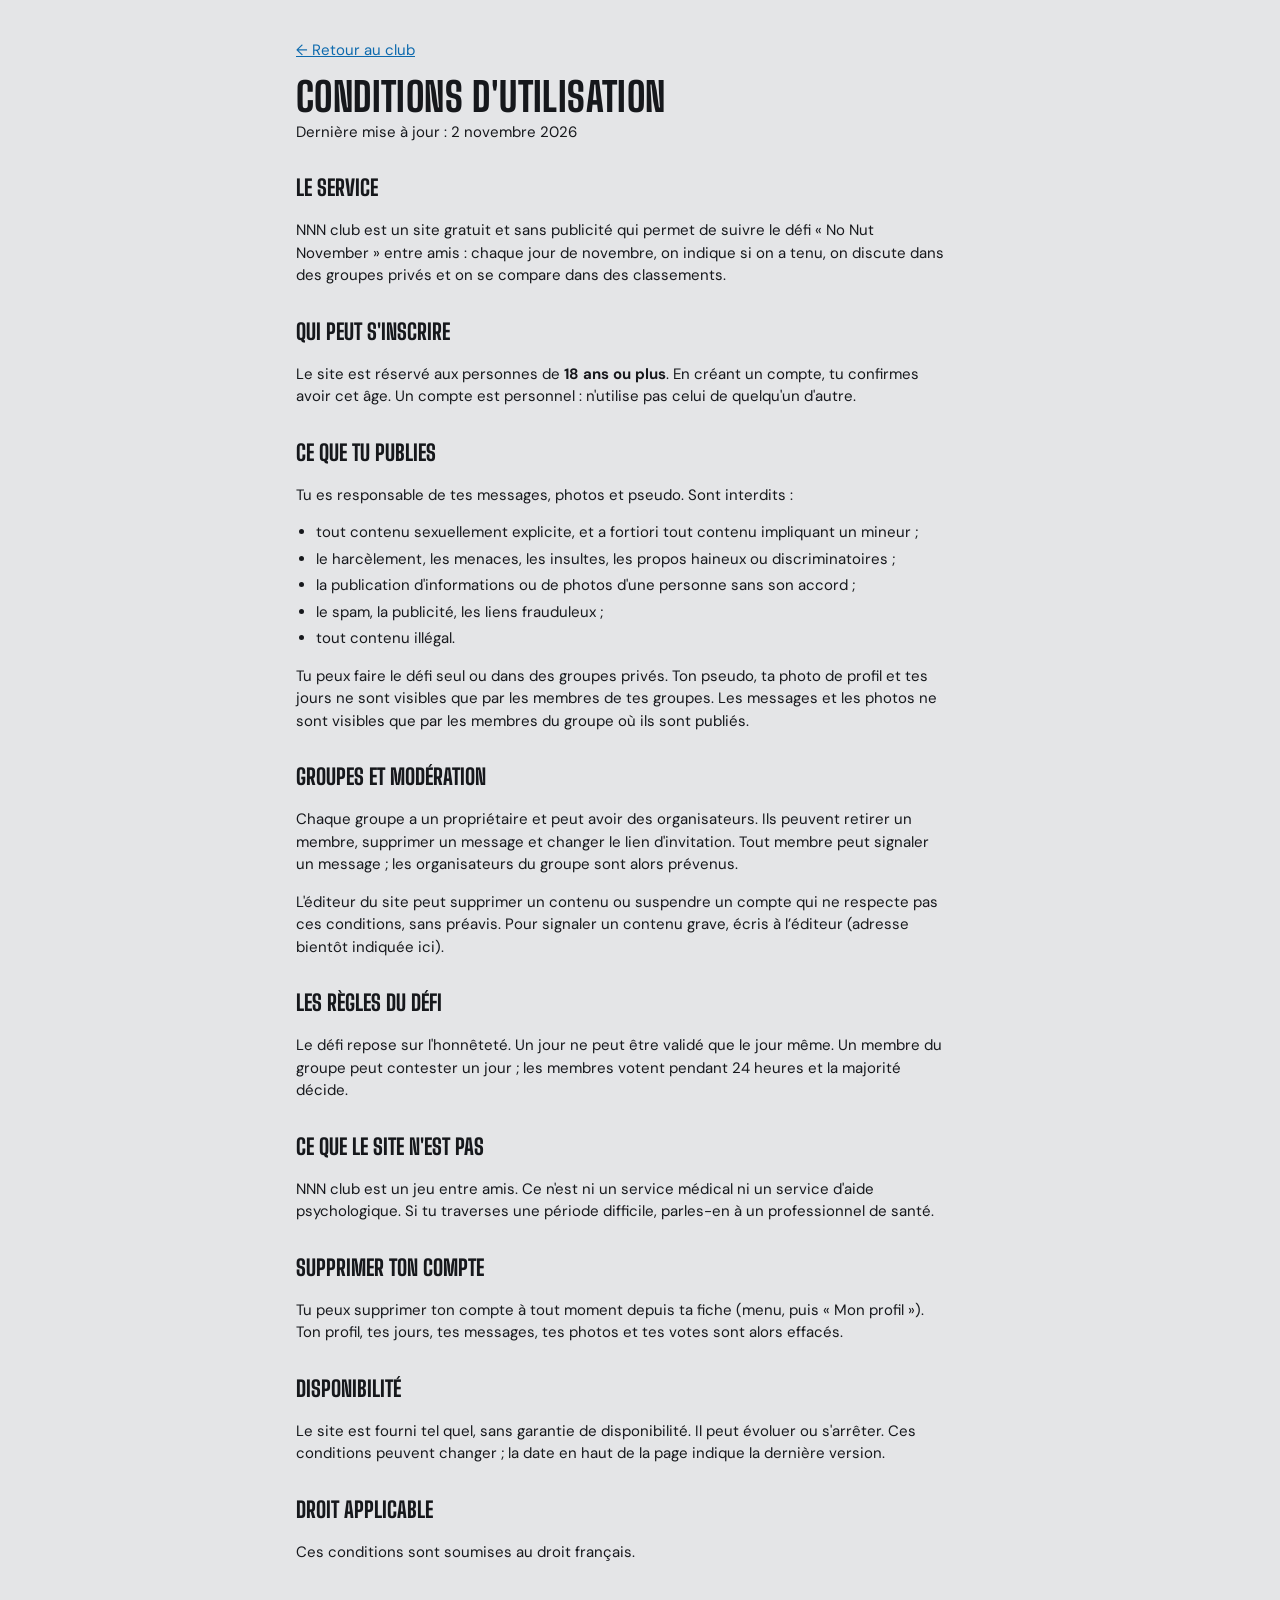
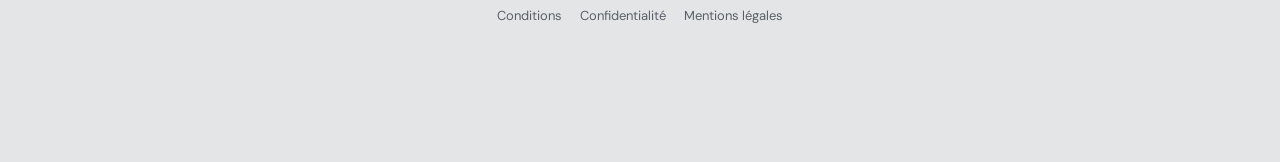
<file: conditions.html>
<!doctype html>
<html lang="fr">
<head>
<meta charset="utf-8">
<meta name="viewport" content="width=device-width,initial-scale=1">
<meta name="theme-color" content="#121417">
<title>Conditions d'utilisation · NNN club</title>
<link rel="preconnect" href="https://fonts.googleapis.com">
<link rel="preconnect" href="https://fonts.gstatic.com" crossorigin>
<link rel="stylesheet" href="https://fonts.googleapis.com/css2?family=Big+Shoulders+Display:wght@800&family=DM+Sans:opsz,wght@9..40,400;9..40,700&family=IBM+Plex+Mono:wght@600&display=swap">
<link rel="stylesheet" href="styles.css">
</head>
<body>
<main class="wrap legal">
<p><a href="/">← Retour au club</a></p>
<h1 class="h2 xl">Conditions d'utilisation</h1>
<p class="dim">Dernière mise à jour : 2 novembre 2026</p>

<h2>Le service</h2>
<p>NNN club est un site gratuit et sans publicité qui permet de suivre le défi « No Nut November » entre amis : chaque jour de novembre, on indique si on a tenu, on discute dans des groupes privés et on se compare dans des classements.</p>
<h2>Qui peut s'inscrire</h2>
<p>Le site est réservé aux personnes de <b>18 ans ou plus</b>. En créant un compte, tu confirmes avoir cet âge. Un compte est personnel : n'utilise pas celui de quelqu'un d'autre.</p>
<h2>Ce que tu publies</h2>
<p>Tu es responsable de tes messages, photos et pseudo. Sont interdits :</p>
<ul>
<li>tout contenu sexuellement explicite, et a fortiori tout contenu impliquant un mineur ;</li>
<li>le harcèlement, les menaces, les insultes, les propos haineux ou discriminatoires ;</li>
<li>la publication d'informations ou de photos d'une personne sans son accord ;</li>
<li>le spam, la publicité, les liens frauduleux ;</li>
<li>tout contenu illégal.</li>
</ul>
<p>Tu peux faire le défi seul ou dans des groupes privés. Ton pseudo, ta photo de profil et tes jours ne sont visibles que par les membres de tes groupes. Les messages et les photos ne sont visibles que par les membres du groupe où ils sont publiés.</p>
<h2>Groupes et modération</h2>
<p>Chaque groupe a un propriétaire et peut avoir des organisateurs. Ils peuvent retirer un membre, supprimer un message et changer le lien d'invitation. Tout membre peut signaler un message ; les organisateurs du groupe sont alors prévenus.</p>
<p>L'éditeur du site peut supprimer un contenu ou suspendre un compte qui ne respecte pas ces conditions, sans préavis. Pour signaler un contenu grave, écris à l’éditeur (adresse bientôt indiquée ici).</p>
<h2>Les règles du défi</h2>
<p>Le défi repose sur l'honnêteté. Un jour ne peut être validé que le jour même. Un membre du groupe peut contester un jour ; les membres votent pendant 24 heures et la majorité décide.</p>
<h2>Ce que le site n'est pas</h2>
<p>NNN club est un jeu entre amis. Ce n'est ni un service médical ni un service d'aide psychologique. Si tu traverses une période difficile, parles-en à un professionnel de santé.</p>
<h2>Supprimer ton compte</h2>
<p>Tu peux supprimer ton compte à tout moment depuis ta fiche (menu, puis « Mon profil »). Ton profil, tes jours, tes messages, tes photos et tes votes sont alors effacés.</p>
<h2>Disponibilité</h2>
<p>Le site est fourni tel quel, sans garantie de disponibilité. Il peut évoluer ou s'arrêter. Ces conditions peuvent changer ; la date en haut de la page indique la dernière version.</p>
<h2>Droit applicable</h2>
<p>Ces conditions sont soumises au droit français.</p>

<footer class="site-foot"><div class="wrap"><a href="conditions.html">Conditions</a><a href="confidentialite.html">Confidentialité</a><a href="mentions-legales.html">Mentions légales</a></div></footer>
</main>
</body>
</html>
</file>
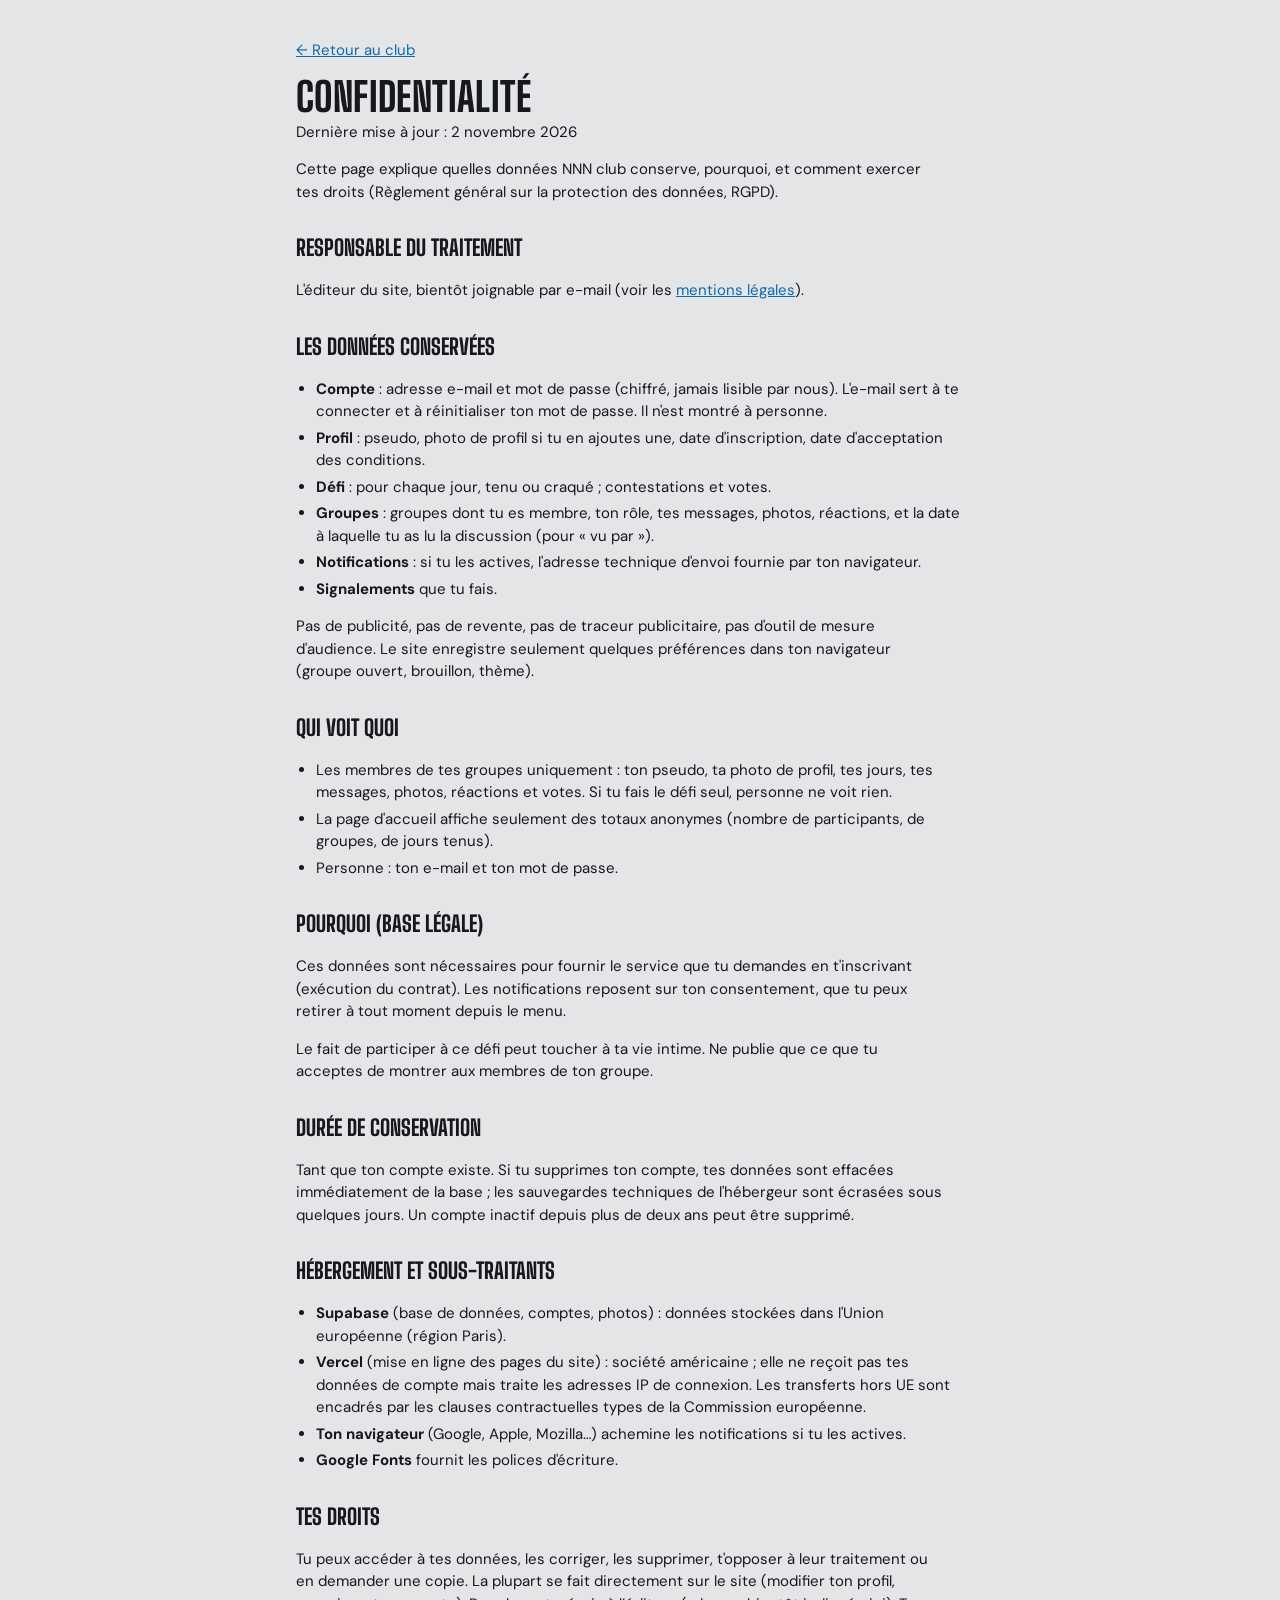
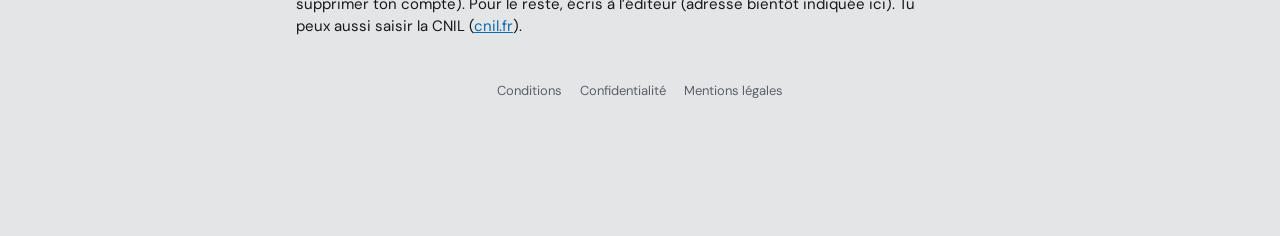
<file: confidentialite.html>
<!doctype html>
<html lang="fr">
<head>
<meta charset="utf-8">
<meta name="viewport" content="width=device-width,initial-scale=1">
<meta name="theme-color" content="#121417">
<title>Confidentialité · NNN club</title>
<link rel="preconnect" href="https://fonts.googleapis.com">
<link rel="preconnect" href="https://fonts.gstatic.com" crossorigin>
<link rel="stylesheet" href="https://fonts.googleapis.com/css2?family=Big+Shoulders+Display:wght@800&family=DM+Sans:opsz,wght@9..40,400;9..40,700&family=IBM+Plex+Mono:wght@600&display=swap">
<link rel="stylesheet" href="styles.css">
</head>
<body>
<main class="wrap legal">
<p><a href="/">← Retour au club</a></p>
<h1 class="h2 xl">Confidentialité</h1>
<p class="dim">Dernière mise à jour : 2 novembre 2026</p>

<p>Cette page explique quelles données NNN club conserve, pourquoi, et comment exercer tes droits (Règlement général sur la protection des données, RGPD).</p>
<h2>Responsable du traitement</h2>
<p>L'éditeur du site, bientôt joignable par e-mail (voir les <a href="mentions-legales.html">mentions légales</a>).</p>
<h2>Les données conservées</h2>
<ul>
<li><b>Compte</b> : adresse e-mail et mot de passe (chiffré, jamais lisible par nous). L'e-mail sert à te connecter et à réinitialiser ton mot de passe. Il n'est montré à personne.</li>
<li><b>Profil</b> : pseudo, photo de profil si tu en ajoutes une, date d'inscription, date d'acceptation des conditions.</li>
<li><b>Défi</b> : pour chaque jour, tenu ou craqué ; contestations et votes.</li>
<li><b>Groupes</b> : groupes dont tu es membre, ton rôle, tes messages, photos, réactions, et la date à laquelle tu as lu la discussion (pour « vu par »).</li>
<li><b>Notifications</b> : si tu les actives, l'adresse technique d'envoi fournie par ton navigateur.</li>
<li><b>Signalements</b> que tu fais.</li>
</ul>
<p>Pas de publicité, pas de revente, pas de traceur publicitaire, pas d'outil de mesure d'audience. Le site enregistre seulement quelques préférences dans ton navigateur (groupe ouvert, brouillon, thème).</p>
<h2>Qui voit quoi</h2>
<ul>
<li>Les membres de tes groupes uniquement : ton pseudo, ta photo de profil, tes jours, tes messages, photos, réactions et votes. Si tu fais le défi seul, personne ne voit rien.</li>
<li>La page d'accueil affiche seulement des totaux anonymes (nombre de participants, de groupes, de jours tenus).</li>
<li>Personne : ton e-mail et ton mot de passe.</li>
</ul>
<h2>Pourquoi (base légale)</h2>
<p>Ces données sont nécessaires pour fournir le service que tu demandes en t'inscrivant (exécution du contrat). Les notifications reposent sur ton consentement, que tu peux retirer à tout moment depuis le menu.</p>
<p>Le fait de participer à ce défi peut toucher à ta vie intime. Ne publie que ce que tu acceptes de montrer aux membres de ton groupe.</p>
<h2>Durée de conservation</h2>
<p>Tant que ton compte existe. Si tu supprimes ton compte, tes données sont effacées immédiatement de la base ; les sauvegardes techniques de l'hébergeur sont écrasées sous quelques jours. Un compte inactif depuis plus de deux ans peut être supprimé.</p>
<h2>Hébergement et sous-traitants</h2>
<ul>
<li><b>Supabase</b> (base de données, comptes, photos) : données stockées dans l'Union européenne (région Paris).</li>
<li><b>Vercel</b> (mise en ligne des pages du site) : société américaine ; elle ne reçoit pas tes données de compte mais traite les adresses IP de connexion. Les transferts hors UE sont encadrés par les clauses contractuelles types de la Commission européenne.</li>
<li><b>Ton navigateur</b> (Google, Apple, Mozilla…) achemine les notifications si tu les actives.</li>
<li><b>Google Fonts</b> fournit les polices d'écriture.</li>
</ul>
<h2>Tes droits</h2>
<p>Tu peux accéder à tes données, les corriger, les supprimer, t'opposer à leur traitement ou en demander une copie. La plupart se fait directement sur le site (modifier ton profil, supprimer ton compte). Pour le reste, écris à l’éditeur (adresse bientôt indiquée ici). Tu peux aussi saisir la CNIL (<a href="https://www.cnil.fr" rel="noopener">cnil.fr</a>).</p>

<footer class="site-foot"><div class="wrap"><a href="conditions.html">Conditions</a><a href="confidentialite.html">Confidentialité</a><a href="mentions-legales.html">Mentions légales</a></div></footer>
</main>
</body>
</html>
</file>
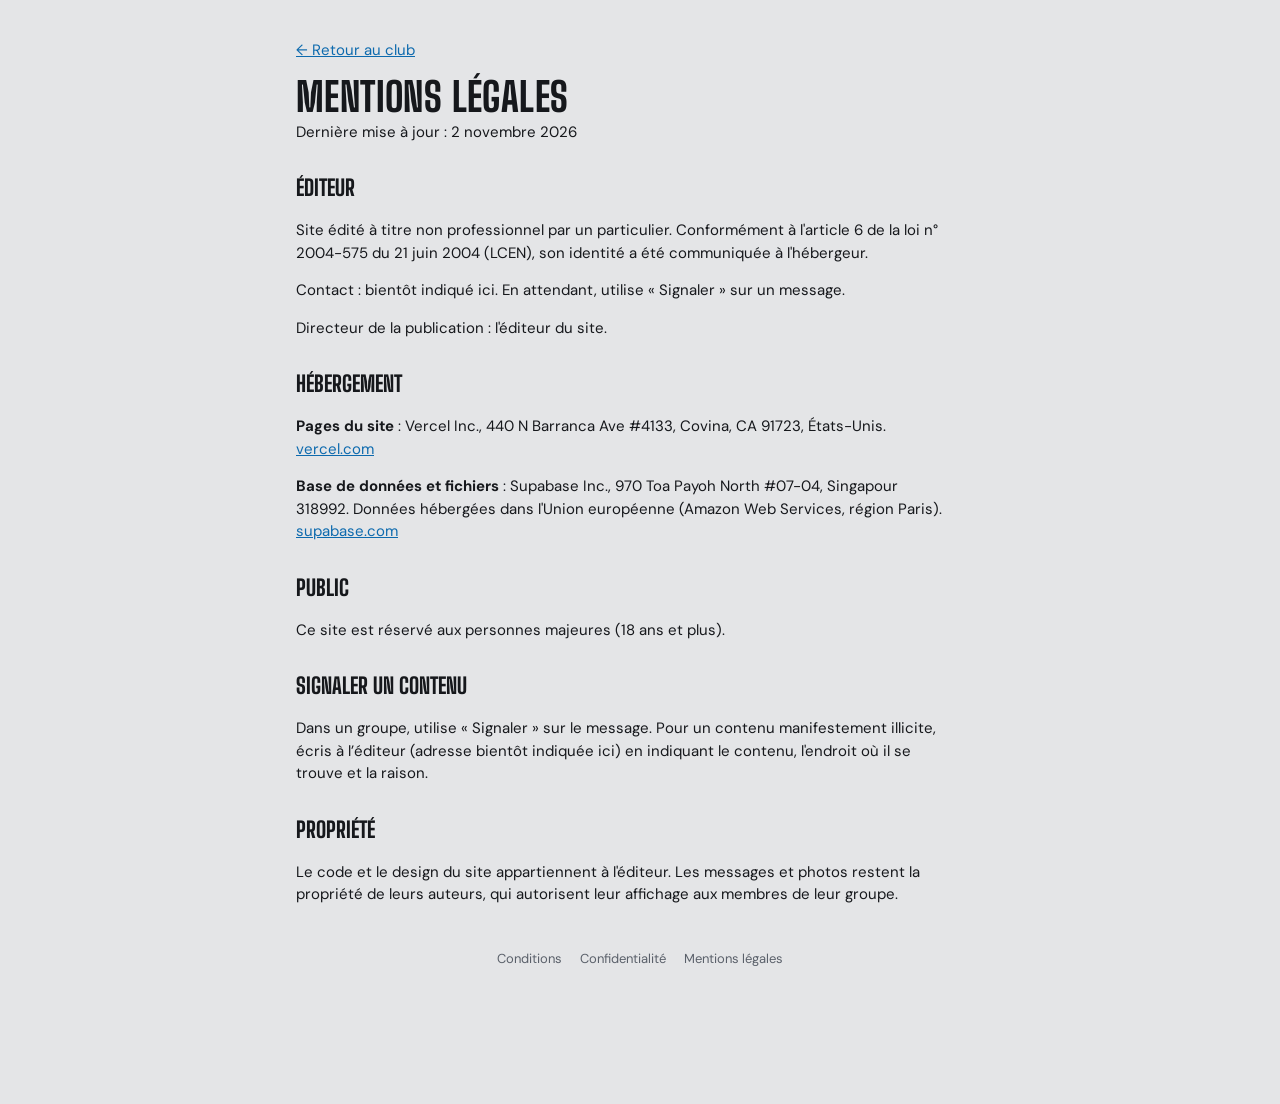
<file: mentions-legales.html>
<!doctype html>
<html lang="fr">
<head>
<meta charset="utf-8">
<meta name="viewport" content="width=device-width,initial-scale=1">
<meta name="theme-color" content="#121417">
<title>Mentions légales · NNN club</title>
<link rel="preconnect" href="https://fonts.googleapis.com">
<link rel="preconnect" href="https://fonts.gstatic.com" crossorigin>
<link rel="stylesheet" href="https://fonts.googleapis.com/css2?family=Big+Shoulders+Display:wght@800&family=DM+Sans:opsz,wght@9..40,400;9..40,700&family=IBM+Plex+Mono:wght@600&display=swap">
<link rel="stylesheet" href="styles.css">
</head>
<body>
<main class="wrap legal">
<p><a href="/">← Retour au club</a></p>
<h1 class="h2 xl">Mentions légales</h1>
<p class="dim">Dernière mise à jour : 2 novembre 2026</p>

<h2>Éditeur</h2>
<p>Site édité à titre non professionnel par un particulier. Conformément à l'article 6 de la loi n° 2004-575 du 21 juin 2004 (LCEN), son identité a été communiquée à l'hébergeur.</p>
<p>Contact : bientôt indiqué ici. En attendant, utilise « Signaler » sur un message.</p>
<p>Directeur de la publication : l'éditeur du site.</p>
<h2>Hébergement</h2>
<p><b>Pages du site</b> : Vercel Inc., 440 N Barranca Ave #4133, Covina, CA 91723, États-Unis. <a href="https://vercel.com" rel="noopener">vercel.com</a></p>
<p><b>Base de données et fichiers</b> : Supabase Inc., 970 Toa Payoh North #07-04, Singapour 318992. Données hébergées dans l'Union européenne (Amazon Web Services, région Paris). <a href="https://supabase.com" rel="noopener">supabase.com</a></p>
<h2>Public</h2>
<p>Ce site est réservé aux personnes majeures (18 ans et plus).</p>
<h2>Signaler un contenu</h2>
<p>Dans un groupe, utilise « Signaler » sur le message. Pour un contenu manifestement illicite, écris à l’éditeur (adresse bientôt indiquée ici) en indiquant le contenu, l'endroit où il se trouve et la raison.</p>
<h2>Propriété</h2>
<p>Le code et le design du site appartiennent à l'éditeur. Les messages et photos restent la propriété de leurs auteurs, qui autorisent leur affichage aux membres de leur groupe.</p>

<footer class="site-foot"><div class="wrap"><a href="conditions.html">Conditions</a><a href="confidentialite.html">Confidentialité</a><a href="mentions-legales.html">Mentions légales</a></div></footer>
</main>
</body>
</html>
</file>
<file: styles.css>
/* Direction : un mur de cellule. Ardoise et craie, bâtons groupés par cinq,
   affiche de salle de boxe pour les titres, tampon au marqueur pour valider. */
:root{
  --bg:#121417; --panel:#1a1d22; --panel-2:#23272e; --chalk:#eceae4; --dim:#8f949e; --rule:#2d3139;
  --ice:#8fd3ff; --ice-ink:#08151e; --ice-soft:rgba(143,211,255,.12);
  --red:#ff5a4e; --red-soft:rgba(255,90,78,.14); --green:#7ee0a1; --green-soft:rgba(126,224,161,.13);
  --gold:#f2c14e; --gold-soft:rgba(242,193,78,.14); --av-l:42%;
  --grain-op:.07;
  --f-display:"Big Shoulders Display","Impact","Arial Narrow",sans-serif;
  --f-body:"DM Sans",system-ui,-apple-system,"Segoe UI",sans-serif;
  --f-mono:"IBM Plex Mono",ui-monospace,Menlo,monospace;
  --f-marker:"Permanent Marker","Comic Sans MS",cursive;
  --r:16px;
  color-scheme:dark;
}
@media (prefers-color-scheme:light){:root{
  --bg:#e4e5e7; --panel:#f5f5f3; --panel-2:#e9eaec; --chalk:#16181c; --dim:#5a606a; --rule:#cfd2d7;
  --ice:#0d6aae; --ice-ink:#ffffff; --ice-soft:rgba(13,106,174,.10);
  --red:#cc3328; --red-soft:rgba(204,51,40,.10); --green:#17834a; --green-soft:rgba(23,131,74,.10);
  --gold:#a06b00; --gold-soft:rgba(160,107,0,.12); --av-l:58%;
  --grain-op:.05;
  color-scheme:light;
}}

*{box-sizing:border-box}
html{-webkit-text-size-adjust:100%}
body{margin:0;background:var(--bg);color:var(--chalk);font-family:var(--f-body);font-size:15px;line-height:1.5;min-height:100vh;
  padding-top:env(safe-area-inset-top,0px)}
body::before{content:"";position:fixed;inset:0 0 auto;height:env(safe-area-inset-top,0px);z-index:30;background:var(--bg)}
.grain{position:fixed;inset:0;pointer-events:none;z-index:0;opacity:var(--grain-op);
  background-image:url("data:image/svg+xml,%3Csvg xmlns='http://www.w3.org/2000/svg' width='160' height='160'%3E%3Cfilter id='n'%3E%3CfeTurbulence type='fractalNoise' baseFrequency='.9' numOctaves='2' stitchTiles='stitch'/%3E%3C/filter%3E%3Crect width='100%25' height='100%25' filter='url(%23n)'/%3E%3C/svg%3E")}
img{max-width:100%}
[hidden]{display:none!important}
button{font:inherit;color:inherit;cursor:pointer}
:focus-visible{outline:2px solid var(--ice);outline-offset:2px}
.wrap{position:relative;z-index:1;max-width:680px;margin:0 auto;
  padding-left:max(16px,env(safe-area-inset-left,0px));padding-right:max(16px,env(safe-area-inset-right,0px))}
.stack{display:flex;flex-direction:column;gap:18px}
.stack-s{display:flex;flex-direction:column;gap:12px}
.row-between{display:flex;justify-content:space-between;align-items:center;gap:12px;flex-wrap:wrap}
.dim{color:var(--dim);margin:0}
.mono{font-family:var(--f-mono);font-size:12px}
.kicker{margin:0;font-family:var(--f-mono);font-size:11px;font-weight:600;letter-spacing:.14em;text-transform:uppercase;color:var(--dim)}
.h2{margin:0;font-family:var(--f-display);font-weight:800;font-size:28px;line-height:1;text-transform:uppercase;letter-spacing:.01em;text-wrap:balance}
.h2.xl{font-size:40px}
.tag{font-family:var(--f-mono);font-size:11px;font-weight:600;letter-spacing:.06em;text-transform:uppercase;padding:4px 9px;border-radius:6px;border:1px solid var(--rule);color:var(--dim)}
.tag.ok{border-color:transparent;background:var(--green-soft);color:var(--green)}
.tag.bad{border-color:transparent;background:var(--red-soft);color:var(--red)}

/* ---------- header ---------- */
header.top{position:sticky;top:env(safe-area-inset-top,0px);z-index:20;background:color-mix(in srgb,var(--bg) 88%,transparent);backdrop-filter:blur(10px);-webkit-backdrop-filter:blur(10px);border-bottom:1px solid var(--rule)}
.top-in{display:flex;align-items:center;gap:12px;padding-block:10px}
.brand{display:flex;align-items:center;gap:8px;color:var(--chalk);text-decoration:none}
.brand svg{width:34px;height:20px}
.brand .slash{stroke:var(--ice)}
.brand span{font-family:var(--f-display);font-weight:900;font-size:24px;letter-spacing:.02em;line-height:1}
.brand em{font-style:normal;font-family:var(--f-marker);font-weight:400;font-size:16px;color:var(--ice);margin-left:4px;letter-spacing:0}
.daypill{margin-left:auto;font-family:var(--f-mono);font-size:12px;font-weight:600;padding:5px 10px;border-radius:99px;background:var(--ice-soft);color:var(--ice);white-space:nowrap}
.me{background:none;border:0;padding:0;border-radius:50%}
.menu{position:absolute;right:max(16px,env(safe-area-inset-right,0px));top:calc(100% + 6px);background:var(--panel);border:1px solid var(--rule);border-radius:12px;padding:8px;min-width:190px;box-shadow:0 12px 30px rgba(0,0,0,.35);display:flex;flex-direction:column;gap:4px}
.menu-name{padding:6px 10px;font-weight:700;overflow:hidden;text-overflow:ellipsis}
.menu button{text-align:left;background:none;border:0;padding:8px 10px;border-radius:8px;color:var(--red);font-weight:600}
.menu button:hover{background:var(--panel-2)}

.avatar{--h:200;width:36px;height:36px;border-radius:50%;flex:none;display:inline-flex;align-items:center;justify-content:center;
  background:hsl(var(--h) 45% var(--av-l));color:#fff;font-family:var(--f-display);font-weight:800;font-size:16px;letter-spacing:.02em;text-transform:uppercase}
.avatar.sm{width:28px;height:28px;font-size:13px}
.avatar.xl{width:54px;height:54px;font-size:24px}

main{padding-block:18px calc(96px + env(safe-area-inset-bottom,0px))}

/* ---------- panels, buttons, fields ---------- */
.panel{background:var(--panel);border:1px solid var(--rule);border-radius:var(--r);padding:18px}
.btn{border:0;border-radius:12px;padding:11px 18px;font-weight:700;font-size:15px;background:var(--ice);color:var(--ice-ink);transition:transform .12s ease,opacity .12s}
.btn:active{transform:scale(.98)}
.btn:disabled{opacity:.35;cursor:not-allowed;transform:none}
.btn.big{width:100%;padding:16px 18px;font-family:var(--f-display);font-weight:800;font-size:22px;letter-spacing:.04em;text-transform:uppercase}
.btn.ghost{background:transparent;border:1px solid var(--rule);color:var(--dim)}
.btn.danger{background:var(--red);color:#fff}
.btn.sel{background:var(--chalk);color:var(--bg);border-color:var(--chalk)}
.field{display:flex;flex-direction:column;gap:6px}
.field span{font-family:var(--f-mono);font-size:11px;font-weight:600;letter-spacing:.1em;text-transform:uppercase;color:var(--dim)}
input[type=text],input[type=email],input[type=password],textarea{width:100%;border:1px solid var(--rule);background:var(--bg);color:var(--chalk);border-radius:10px;padding:12px;font:inherit;font-size:16px;resize:vertical}
input::placeholder,textarea::placeholder{color:var(--dim);opacity:.8}
.form-msg{margin:0;min-height:1.2em;font-size:14px;color:var(--red)}
.form-msg.ok{color:var(--green)}
.banner{padding:12px 14px;border-radius:12px;background:var(--gold-soft);border:1px solid var(--gold);font-size:14px}
.banner b{color:var(--gold)}

/* ---------- auth poster ---------- */
.poster{position:relative;padding:28px 4px 8px;overflow:hidden}
.poster-title{margin:10px 0 12px;font-family:var(--f-display);font-weight:900;font-size:clamp(64px,19vw,120px);line-height:.86;text-transform:uppercase;letter-spacing:-.01em}
.poster-title span{color:var(--ice);font-family:var(--f-marker);font-weight:400;font-size:.62em;letter-spacing:0;display:inline-block;transform:rotate(-6deg) translateY(-.08em)}
.poster-sub{margin:0;max-width:34ch;color:var(--dim);font-size:16px}
.poster-wall{margin-top:22px;display:flex;flex-wrap:wrap;gap:10px 14px;color:var(--chalk);opacity:.85}
.poster-wall svg{width:46px;height:34px}
.auth{display:flex;flex-direction:column;gap:14px}
.seg{display:grid;grid-template-columns:1fr 1fr;background:var(--panel-2);border-radius:10px;padding:4px}
.seg button{border:0;background:none;padding:9px;border-radius:8px;font-weight:700;color:var(--dim)}
.seg button[aria-selected="true"]{background:var(--panel);color:var(--chalk);box-shadow:0 1px 0 var(--rule)}

/* ---------- hero (aujourd'hui) ---------- */
.hero{position:relative;overflow:hidden;background:var(--panel);border:1px solid var(--rule);border-radius:22px;padding:22px 20px 20px;display:flex;flex-direction:column;gap:14px}
.hero::after{content:"";position:absolute;right:-40px;top:-40px;width:220px;height:220px;border-radius:50%;background:radial-gradient(circle,var(--ice-soft),transparent 70%);pointer-events:none}
.hero-top{display:flex;justify-content:space-between;align-items:flex-start;gap:10px}
.hero-day{display:flex;align-items:flex-end;gap:6px;line-height:.8}
.hero-day b{font-family:var(--f-display);font-weight:900;font-size:clamp(110px,34vw,168px);letter-spacing:-.03em}
.hero-day small{font-family:var(--f-display);font-weight:800;font-size:34px;color:var(--dim);padding-bottom:12px}
.hero-day i{font-style:normal;font-family:var(--f-display);font-weight:800;font-size:40px;color:var(--ice);padding-bottom:12px;margin-right:-2px}
.clock{text-align:right}
.clock b{display:block;font-family:var(--f-mono);font-size:20px;font-weight:600;font-variant-numeric:tabular-nums}
.clock span{font-size:12px;color:var(--dim)}
.hero p{margin:0;color:var(--dim)}
.status{display:inline-flex;align-items:center;gap:8px;font-weight:700;font-size:14px}
.status::before{content:"";width:8px;height:8px;border-radius:50%;background:currentColor}
.status.ok{color:var(--green)} .status.bad{color:var(--red)} .status.wait{color:var(--ice)}
.oath{display:flex;gap:12px;align-items:flex-start;padding:14px;border-radius:12px;background:var(--panel-2);border:1px dashed var(--rule);cursor:pointer}
.oath input{appearance:none;-webkit-appearance:none;width:24px;height:24px;margin:0;flex:none;border:2px solid var(--dim);border-radius:6px;display:grid;place-content:center;background:transparent}
.oath input::after{content:"";width:12px;height:7px;border-left:3px solid var(--ice-ink);border-bottom:3px solid var(--ice-ink);transform:rotate(-45deg) translate(1px,-1px);opacity:0}
.oath input:checked{background:var(--ice);border-color:var(--ice)}
.oath input:checked::after{opacity:1}
.oath span{font-family:var(--f-marker);font-size:17px;line-height:1.35}
.confirm{display:flex;flex-direction:column;gap:10px;padding:14px;border-radius:12px;background:var(--red-soft);border:1px solid var(--red)}
.confirm b{color:var(--red)}
.btn-row{display:flex;gap:10px;flex-wrap:wrap}
.btn-row .btn{flex:1 1 130px}
.stamp{position:absolute;right:14px;top:96px;z-index:2;font-family:var(--f-marker);font-size:30px;line-height:1;padding:8px 14px;border:4px solid currentColor;border-radius:10px;color:var(--green);transform:rotate(-10deg);text-transform:uppercase;letter-spacing:.04em;background:color-mix(in srgb,var(--panel) 70%,transparent);pointer-events:none}
.stamp small{display:block;font-family:var(--f-mono);font-size:11px;letter-spacing:.1em;margin-top:3px}
.stamp.bad{color:var(--red);transform:rotate(7deg)}
@media (prefers-reduced-motion:no-preference){
  .stamp.fresh{animation:stamp .5s cubic-bezier(.2,1.6,.4,1) both}
  @keyframes stamp{0%{transform:scale(2.4) rotate(-24deg);opacity:0}100%{transform:scale(1) rotate(-10deg);opacity:1}}
  .stamp.bad.fresh{animation-name:stampb}
  @keyframes stampb{0%{transform:scale(2.4) rotate(20deg);opacity:0}100%{transform:scale(1) rotate(7deg);opacity:1}}
}

/* ---------- le mur (bâtons groupés par 5) ---------- */
.wall{display:grid;grid-template-columns:repeat(3,1fr);gap:14px 10px}
@media (min-width:520px){.wall{grid-template-columns:repeat(6,1fr)}}
.bundle{display:flex;flex-direction:column;align-items:center;gap:4px}
.bundle svg{width:100%;max-width:92px;height:auto;overflow:visible}
.bundle .lbl{font-family:var(--f-mono);font-size:11px;color:var(--dim)}
.stroke{fill:none;stroke-linecap:round;stroke-width:5}
.stroke.ok{stroke:var(--chalk)}
.stroke.fail{stroke:var(--red)}
.stroke.voided{stroke:var(--gold)}
.stroke.missed{stroke:var(--dim);stroke-dasharray:2 7;stroke-width:3.5;opacity:.7}
.stroke.pending{stroke:var(--ice)}
.stroke.future{stroke:var(--rule);stroke-width:3.5}
@media (prefers-reduced-motion:no-preference){.stroke.pending{animation:blink 1.6s ease-in-out infinite}@keyframes blink{50%{opacity:.25}}}
.legend{display:flex;flex-wrap:wrap;gap:6px 14px;font-size:12px;color:var(--dim)}
.legend span{display:inline-flex;align-items:center;gap:6px}
.lg{width:16px;height:4px;border-radius:2px;display:inline-block}
.lg.ok{background:var(--chalk)} .lg.fail{background:var(--red)} .lg.voided{background:var(--gold)} .lg.pending{background:var(--ice)}
.lg.missed{background:repeating-linear-gradient(90deg,var(--dim) 0 2px,transparent 2px 6px)}
.stats{display:grid;grid-template-columns:repeat(3,1fr);gap:1px;background:var(--rule);border-radius:12px;overflow:hidden;border:1px solid var(--rule)}
.stat{background:var(--panel-2);padding:12px}
.stat b{display:block;font-family:var(--f-display);font-weight:900;font-size:36px;line-height:1;font-variant-numeric:tabular-nums}
.stat span{font-size:12px;color:var(--dim)}

/* ---------- classement ---------- */
.podium{display:grid;grid-template-columns:1fr 1.15fr 1fr;align-items:end;gap:8px}
.pod{display:flex;flex-direction:column;align-items:center;gap:8px;min-width:0}
.pod .nm{font-weight:700;font-size:14px;max-width:100%;overflow:hidden;text-overflow:ellipsis;white-space:nowrap}
.pod .block{width:100%;border-radius:12px 12px 4px 4px;background:var(--panel);border:1px solid var(--rule);display:flex;flex-direction:column;align-items:center;justify-content:flex-start;padding:10px 4px}
.pod .block b{font-family:var(--f-display);font-weight:900;font-size:44px;line-height:1}
.pod .block span{font-size:11px;color:var(--dim)}
.pod .place{font-family:var(--f-marker);font-size:22px;color:var(--dim)}
.pod.p1 .block{height:150px;background:var(--ice);border-color:var(--ice);color:var(--ice-ink)}
.pod.p1 .block span{color:var(--ice-ink);opacity:.7}
.pod.p1 .place{color:var(--ice)}
.pod.p2 .block{height:118px}
.pod.p3 .block{height:94px}
.pod.empty{visibility:hidden}
.lb{padding:4px 16px}
.lb-row{display:grid;grid-template-columns:26px 36px 1fr auto;gap:10px;align-items:center;padding:12px 0;border-top:1px solid var(--rule)}
.lb-row:first-child{border-top:0}
.rank{font-family:var(--f-mono);font-weight:600;color:var(--dim);text-align:center}
.lb-name{min-width:0}
.lb-name b{display:block;overflow:hidden;text-overflow:ellipsis;white-space:nowrap}
.badges{display:flex;flex-wrap:wrap;gap:4px;margin-top:4px}
.badge{font-family:var(--f-mono);font-size:10.5px;font-weight:600;letter-spacing:.03em;padding:2px 7px;border-radius:5px;background:var(--panel-2);color:var(--dim)}
.badge.ok{background:var(--green-soft);color:var(--green)} .badge.bad{background:var(--red-soft);color:var(--red)}
.badge.gold{background:var(--gold-soft);color:var(--gold)} .badge.ice{background:var(--ice-soft);color:var(--ice)}
.lb-score{text-align:right;font-variant-numeric:tabular-nums}
.lb-score b{font-family:var(--f-display);font-weight:900;font-size:28px;line-height:1}
.lb-score small{display:block;font-size:11px;color:var(--dim)}
.textbtn{background:none;border:0;padding:4px 0;color:var(--dim);font-size:14px;text-decoration:underline;align-self:center;cursor:pointer}
.retired{display:flex;flex-wrap:wrap;gap:6px;align-items:center;padding-top:12px;font-size:13px}
.linkbtn.ok{color:var(--green)}
.linkbtn{background:none;border:0;padding:0;margin-top:4px;color:var(--red);font-size:12px;font-weight:600;text-decoration:underline}
.grid-wrap{overflow-x:auto;margin-inline:-4px;padding-inline:4px}
table.grid{border-collapse:separate;border-spacing:3px;font-family:var(--f-mono);font-size:10px}
table.grid th{font-weight:600;color:var(--dim);text-align:center;min-width:18px}
table.grid th.nm{text-align:left;font-family:var(--f-body);font-size:13px;color:var(--chalk);white-space:nowrap;padding-right:8px;position:sticky;left:0;background:var(--panel);max-width:110px;overflow:hidden;text-overflow:ellipsis;z-index:1}
table.grid td{width:18px;height:22px;border-radius:3px;background:var(--panel-2)}
table.grid td.ok{background:var(--chalk)} table.grid td.fail{background:var(--red)} table.grid td.voided{background:var(--gold)}
table.grid td.missed{background:transparent;box-shadow:inset 0 0 0 1.5px var(--rule)}
table.grid td.pending{background:transparent;box-shadow:inset 0 0 0 2px var(--ice)} table.grid td.future{opacity:.45}

/* ---------- fil ---------- */
.composer{display:flex;flex-direction:column;gap:10px}
.feed{display:flex;flex-direction:column;gap:12px}
.empty{text-align:center;color:var(--dim);padding:30px 16px;border:1.5px dashed var(--rule);border-radius:var(--r)}
.post{background:var(--panel);border:1px solid var(--rule);border-radius:var(--r);padding:14px;display:flex;flex-direction:column;gap:10px;min-width:0}
.post.sys{background:transparent;border-style:dashed}
.post.contest{border-color:var(--gold);background:linear-gradient(var(--gold-soft),var(--gold-soft)),var(--panel)}
.p-head{display:flex;gap:10px;align-items:center}
.p-head .who{min-width:0;flex:1}
.p-head .when{font-family:var(--f-mono);font-size:11px;color:var(--dim)}
.sysline{display:flex;align-items:center;gap:6px;flex-wrap:wrap}
.sysline .big{font-family:var(--f-display);font-weight:800;font-size:18px;text-transform:uppercase;letter-spacing:.02em}
.sysline .big.ok{color:var(--chalk)} .sysline .big.bad{color:var(--red)} .sysline .big.gold{color:var(--gold)} .sysline .big.ice{color:var(--ice)}
.p-text{margin:0;white-space:pre-wrap;overflow-wrap:anywhere;font-size:15.5px}
.reacts{display:flex;flex-wrap:wrap;gap:6px}
.react{border:1px solid var(--rule);background:var(--bg);border-radius:99px;padding:3px 10px;font-size:15px;display:inline-flex;gap:5px;align-items:center;transition:transform .1s}
.react:active{transform:scale(1.15)}
.react[aria-pressed="true"]{border-color:var(--ice);background:var(--ice-soft)}
.react small{font-family:var(--f-mono);font-size:12px;font-weight:600}
.actions{display:flex;gap:16px;flex-wrap:wrap;font-size:13px}
.actions button{background:none;border:0;padding:0;color:var(--dim);font-weight:600}
.actions .warn{color:var(--gold)} .actions .del{color:var(--red)}
.comments{display:flex;flex-direction:column;gap:8px;border-top:1px solid var(--rule);padding-top:10px}
.cmt{display:flex;gap:8px;font-size:14px;align-items:flex-start}
.cmt > div{min-width:0;background:var(--panel-2);border-radius:4px 12px 12px 12px;padding:7px 10px;overflow-wrap:anywhere}
.cmt b{font-size:13px;margin-right:4px}
.cform{display:flex;gap:8px}
.cform input{flex:1;min-width:0;padding:9px 10px;font-size:15px}
.cform .btn{padding:0 14px}
.vote{display:flex;flex-direction:column;gap:10px;background:var(--panel);border-radius:12px;padding:12px;border:1px solid var(--rule)}
.meter{height:10px;border-radius:99px;background:var(--green-soft);overflow:hidden;position:relative}
.meter i{position:absolute;inset:0 auto 0 0;background:var(--red);border-radius:99px}
.meter::after{content:"";position:absolute;left:50%;top:-2px;bottom:-2px;width:2px;background:var(--chalk);opacity:.6}

/* ---------- tab bar, toast ---------- */
nav.tabs{position:fixed;left:0;right:0;bottom:0;z-index:20;background:color-mix(in srgb,var(--panel) 92%,transparent);backdrop-filter:blur(12px);-webkit-backdrop-filter:blur(12px);border-top:1px solid var(--rule);padding-bottom:env(safe-area-inset-bottom,0px)}
.tabs-in{display:grid;grid-template-columns:repeat(3,1fr)}
nav.tabs button{position:relative;background:none;border:0;padding:10px 4px 12px;display:flex;flex-direction:column;align-items:center;gap:3px;font-size:12px;font-weight:700;color:var(--dim)}
nav.tabs svg{width:24px;height:24px;fill:none;stroke:currentColor;stroke-width:2;stroke-linecap:round;stroke-linejoin:round}
nav.tabs button[aria-current="page"]{color:var(--ice)}
nav.tabs button[aria-current="page"]::before{content:"";position:absolute;top:0;left:30%;right:30%;height:3px;border-radius:0 0 3px 3px;background:var(--ice)}
.dot{position:absolute;top:8px;left:calc(50% + 10px);width:8px;height:8px;border-radius:50%;background:var(--red)}
.toast{position:fixed;left:50%;transform:translateX(-50%);bottom:calc(88px + env(safe-area-inset-bottom,0px));z-index:40;background:var(--chalk);color:var(--bg);padding:11px 16px;border-radius:12px;font-weight:700;font-size:14px;max-width:calc(100% - 32px);box-shadow:0 10px 30px rgba(0,0,0,.3)}

/* ---------- confort mobile : cibles tactiles et textes lisibles ---------- */
.kicker,.tag,.field span,.bundle .lbl,.pod .block span,.lb-score small,.p-head .when,.stamp small{font-size:12px}
.badge{font-size:12px;padding:3px 8px}
table.grid{font-size:11px}
.actions{gap:4px 6px;font-size:14px;margin-left:-10px}
.actions button{min-height:40px;padding:8px 10px;border-radius:8px}
.actions button:hover{background:var(--panel-2)}
.react{min-height:40px;padding:6px 12px}
.linkbtn{min-height:36px;padding:8px 0;display:inline-flex;align-items:center}
.cmt .linkbtn{min-height:32px;padding:4px 6px}
.menu button{min-height:44px}
.menu button.plain{color:var(--chalk);font-weight:500}
.textbtn{min-height:40px}
/* rappel avant minuit */
.remind{display:flex;align-items:center;justify-content:space-between;gap:12px;flex-wrap:wrap;padding:12px 14px;border-radius:12px;background:var(--ice-soft);border:1px solid var(--ice);font-size:14px}
.remind b{color:var(--ice)}
.remind.late{background:var(--red-soft);border-color:var(--red)}
.remind.late b{color:var(--red)}
.remind .btn{padding:9px 14px;font-size:14px;min-height:40px}
/* récap du mois */
.recap-grid{display:grid;grid-template-columns:repeat(2,minmax(0,1fr));gap:10px}
.recap-grid div{background:var(--panel-2);border-radius:12px;padding:12px}
.recap-grid b{display:block;font-family:var(--f-display);font-weight:800;font-size:30px;line-height:1}
.recap-grid span{font-size:13px;color:var(--dim)}
.recap-list{margin:0;padding-left:18px;color:var(--dim);font-size:14px}
.recap-list b{color:var(--chalk)}

/* ---------- discussion du groupe, façon messagerie ---------- */
:root{--head-h:57px;--tabs-h:68px;--bub-me:#1f4a63;--bub-me-ink:#eaf6ff;--bub:#23272e}
@media (prefers-color-scheme:light){:root{--bub-me:#d5ecfb;--bub-me-ink:#0c2233;--bub:#ffffff}}
body.chat-on main{padding-bottom:calc(var(--tabs-h) + env(safe-area-inset-bottom,0px))}
.chat-view{display:flex;flex-direction:column;gap:8px;min-height:calc(100vh - var(--head-h) - var(--tabs-h) - 40px)}
.chat-top{position:sticky;top:calc(env(safe-area-inset-top,0px) + var(--head-h));z-index:6;margin:-18px calc(-1 * max(16px,env(safe-area-inset-right,0px))) 0;padding:8px max(16px,env(safe-area-inset-right,0px));
  background:var(--bg);display:flex;flex-direction:column;gap:8px}
.chips{display:flex;gap:6px;overflow-x:auto;scrollbar-width:none;margin-inline:-2px;padding:2px}
.chips::-webkit-scrollbar{display:none}
.chip{flex:none;border:1px solid var(--rule);background:var(--panel);color:var(--dim);border-radius:99px;padding:7px 13px;font-size:13.5px;font-weight:600;min-height:36px;white-space:nowrap}
.chip[aria-pressed="true"]{background:var(--ice);border-color:var(--ice);color:var(--ice-ink)}
.pinbar{display:flex;align-items:center;gap:10px;width:100%;text-align:left;background:var(--panel);border:1px solid var(--rule);border-left:3px solid var(--gold);border-radius:10px;padding:7px 12px;min-height:44px}
.pin-tx{display:flex;flex-direction:column;min-width:0;font-size:13.5px;line-height:1.3}
.pin-tx b{color:var(--gold);font-size:12px}
.pin-tx span{white-space:nowrap;overflow:hidden;text-overflow:ellipsis}
.chat{display:flex;flex-direction:column;gap:3px;flex:1;padding-top:6px}
.older{align-self:center;background:var(--panel);border:1px solid var(--rule);border-radius:99px;padding:8px 16px;color:var(--dim);font-size:13.5px;font-weight:600;min-height:40px;margin-bottom:8px}
.daysep,.unread{display:flex;justify-content:center;margin:12px 0 6px}
.daysep span{background:var(--panel-2);color:var(--dim);font-size:12.5px;font-weight:600;padding:4px 12px;border-radius:8px}
.unread{position:relative}
.unread::before{content:"";position:absolute;left:0;right:0;top:50%;border-top:1px solid var(--ice);opacity:.5}
.unread span{position:relative;background:var(--bg);color:var(--ice);font-size:12.5px;font-weight:700;padding:2px 12px;border-radius:8px;border:1px solid var(--ice)}

.msg{display:flex;align-items:flex-end;gap:6px;margin-top:6px;max-width:100%}
.msg.cont{margin-top:0}
.msg.mine{justify-content:flex-end}
.msg .avatar.sm,.avspace{width:28px;flex:none;align-self:flex-start;margin-top:2px}
.avspace{height:1px}
.mcol{display:flex;flex-direction:column;align-items:flex-start;min-width:0;max-width:min(82%,520px)}
.msg.mine .mcol{align-items:flex-end}
.bubble{position:relative;background:var(--bub);border:1px solid var(--rule);border-radius:4px 16px 16px 16px;padding:6px 10px 6px;min-width:64px;max-width:100%;cursor:pointer;-webkit-tap-highlight-color:transparent;transition:background .15s}
.msg.cont .bubble{border-radius:16px}
.msg.mine .bubble{background:var(--bub-me);color:var(--bub-me-ink);border-color:transparent;border-radius:16px 4px 16px 16px}
.msg.mine.cont .bubble{border-radius:16px}
.msg.sel .bubble{outline:2px solid var(--ice);outline-offset:1px}
.msg.atme:not(.mine) .bubble{border-color:var(--gold);box-shadow:inset 3px 0 0 var(--gold)}
.bubble .author{display:block;font-size:13px;font-weight:700;color:hsl(var(--h) 70% 68%);margin-bottom:1px;overflow:hidden;text-overflow:ellipsis;white-space:nowrap}
@media (prefers-color-scheme:light){.bubble .author{color:hsl(var(--h) 60% 36%)}}
.bubble .p-text{font-size:15.5px;line-height:1.4}
.meta{font-family:var(--f-mono);font-size:12px;opacity:.65;white-space:nowrap}
.bubble .meta{float:right;margin:7px 0 -4px 10px;line-height:1}
.quote{display:flex;flex-direction:column;align-items:flex-start;width:100%;text-align:left;border:0;border-left:3px solid hsl(var(--h,200) 70% 60%);background:color-mix(in srgb,var(--chalk) 7%,transparent);border-radius:6px;padding:4px 8px;margin:2px 0 5px;font-size:13px;line-height:1.3;color:inherit;min-width:0}
.quote b{color:hsl(var(--h,200) 70% 66%);font-size:12.5px}
@media (prefers-color-scheme:light){.quote b{color:hsl(var(--h,200) 60% 36%)}}
.quote span{opacity:.85;display:-webkit-box;-webkit-line-clamp:2;-webkit-box-orient:vertical;overflow:hidden;overflow-wrap:anywhere}
.bubble .edit{padding:4px 0 2px;min-width:min(260px,70vw)}
.bubble .edit textarea{font-size:15px}
.mention{color:var(--ice);font-weight:600}
.mention.me{background:var(--gold-soft);color:var(--gold);border-radius:4px;padding:0 3px}
.msg.mine .mention{color:inherit;text-decoration:underline}

.rxwrap{position:relative;margin-top:-6px;z-index:1;display:flex;flex-direction:column;align-items:inherit}
.msg:not(.mine) .rxwrap{margin-left:8px} .msg.mine .rxwrap{margin-right:8px}
.rxsum{display:inline-flex;align-items:center;gap:3px;background:var(--panel);border:1px solid var(--rule);border-radius:99px;padding:2px 9px;font-size:14px;min-height:32px;line-height:1}
.rxsum.mine{border-color:var(--ice)}
.rxsum small{font-family:var(--f-mono);font-size:12px;font-weight:600;color:var(--dim)}
.whorx{margin-top:4px;background:var(--panel);border:1px solid var(--rule);border-radius:10px;padding:6px 10px;font-size:13px;color:var(--dim);display:flex;flex-direction:column;gap:2px}
.msg-actions{margin-top:6px;background:var(--panel);border:1px solid var(--rule);border-radius:14px;padding:6px;display:flex;flex-direction:column;gap:4px;box-shadow:0 8px 24px rgba(0,0,0,.25);max-width:100%}
.msg-actions .quick{display:flex;gap:4px}
.msg-actions .react{min-height:40px;min-width:44px;justify-content:center;font-size:18px;border-color:transparent;background:var(--panel-2)}
.msg-actions .actions{margin-left:0;gap:2px}
.msg-actions .actions button{color:var(--chalk)}
.msg-actions .actions .warn{color:var(--gold)} .msg-actions .actions .del{color:var(--red)}
@media (prefers-reduced-motion:no-preference){.msg-actions{animation:pop .14s ease-out}@keyframes pop{from{opacity:0;transform:translateY(-4px)}}}

.sysmsg{display:flex;flex-direction:column;align-items:center;margin:8px 0 4px;gap:0}
.sysmsg .rxwrap{margin:-4px 0 0;align-items:center}
.pill{display:inline-flex;flex-wrap:wrap;align-items:center;justify-content:center;gap:4px;max-width:92%;border:1px solid var(--rule);background:var(--panel);border-radius:12px;padding:6px 12px;font-size:13.5px;color:var(--chalk);text-align:center;min-height:36px;line-height:1.35}
.pill.fail{border-color:var(--red-soft);background:var(--red-soft)}
.pill.join{background:var(--ice-soft);border-color:transparent}
.pill .meta{margin-left:4px}
.pill .badge{padding:1px 6px;font-size:12px}
.sysmsg.sel .pill,.sysmsg.sel .contest-card{outline:2px solid var(--ice);outline-offset:1px}
.sysmsg .msg-actions{align-self:center}
.stackav{display:inline-flex;margin-right:2px}
.avatar.xs{width:20px;height:20px;font-size:10px}
.stackav .avatar{border:2px solid var(--panel);margin-left:-6px}
.stackav .avatar:first-child{margin-left:0}
.glist{margin-top:6px;width:min(100%,420px);background:var(--panel);border:1px solid var(--rule);border-radius:12px;padding:4px 12px}
.grow{display:flex;align-items:center;gap:10px;padding:6px 0;border-top:1px solid var(--rule)}
.grow:first-child{border-top:0}
.gname{flex:1;min-width:0;display:flex;flex-wrap:wrap;align-items:center;gap:6px;font-size:14px}
.gname .when{font-family:var(--f-mono);font-size:12px;color:var(--dim)}
.linkbtn.warn{color:var(--gold)}
.contest-card{width:min(100%,460px);border:1px solid var(--gold);background:linear-gradient(var(--gold-soft),var(--gold-soft)),var(--panel);border-radius:14px;padding:10px;display:flex;flex-direction:column;gap:8px}
.c-head{background:none;border:0;padding:6px 2px;min-height:40px;text-align:left;font-size:14px;color:var(--chalk);line-height:1.4}
.c-head .meta{margin-left:6px}
.flash .bubble,.flash .pill,.flash .contest-card,.flash.grow{animation:flash 1.4s ease-out}
@keyframes flash{0%,40%{box-shadow:0 0 0 3px var(--gold)}100%{box-shadow:0 0 0 0 transparent}}

.composer{position:sticky;bottom:calc(var(--tabs-h) + env(safe-area-inset-bottom,0px));z-index:6;display:flex;flex-direction:column;gap:6px;
  margin:4px calc(-1 * max(16px,env(safe-area-inset-right,0px))) 0;padding:8px max(16px,env(safe-area-inset-right,0px)) 10px;
  background:var(--bg);border-top:1px solid var(--rule)}
body.chat-on:has(#composer:focus) nav.tabs{display:none}
body.chat-on:has(#composer:focus) main{padding-bottom:0}
.unread,#feed [data-id],.msg-actions{scroll-margin-top:calc(var(--head-h) + 120px);scroll-margin-bottom:calc(var(--tabs-h) + 90px)}
body.chat-on:has(#composer:focus) .composer{bottom:0;padding-bottom:max(10px,env(safe-area-inset-bottom,0px))}
.cbox{display:flex;align-items:flex-end;gap:8px}
.cbox textarea{flex:1;min-width:0;resize:none;border-radius:22px;padding:10px 16px;line-height:1.35;height:44px;min-height:44px;max-height:150px;background:var(--panel);overflow-y:auto}
.send{flex:none;width:44px;height:44px;border-radius:50%;border:0;background:var(--ice);color:var(--ice-ink);display:grid;place-items:center;transition:transform .12s,opacity .12s}
.send svg{width:22px;height:22px;fill:currentColor;stroke:currentColor;stroke-width:1.5;stroke-linejoin:round;margin-left:2px}
.send:disabled{opacity:.35;cursor:default}
.send:not(:disabled):active{transform:scale(.92)}
.ccount{align-self:flex-end;font-size:12px}
.replybar{display:flex;align-items:center;gap:8px}
.replybar .quote{margin:0;flex:1;background:var(--panel)}
.replybar .x{flex:none;width:36px;height:36px;border-radius:50%;border:0;background:var(--panel-2);color:var(--dim)}
.mentions{display:flex;flex-direction:column;background:var(--panel);border:1px solid var(--rule);border-radius:12px;padding:4px;max-height:220px;overflow:auto}
.mentions button{display:flex;align-items:center;gap:10px;border:0;background:none;text-align:left;padding:8px 10px;border-radius:8px;min-height:40px;font-weight:600}
.mentions button:hover,.mentions button:focus-visible{background:var(--panel-2)}
.tobottom{position:fixed;right:max(16px,env(safe-area-inset-right,0px));bottom:calc(var(--tabs-h) + 84px + env(safe-area-inset-bottom,0px));z-index:7;width:42px;height:42px;border-radius:50%;border:1px solid var(--rule);background:var(--panel);color:var(--chalk);display:grid;place-items:center;box-shadow:0 6px 18px rgba(0,0,0,.3)}
@media (min-width:712px){.tobottom{right:calc(50% - 324px)}}
.tobottom svg{width:22px;height:22px;fill:none;stroke:currentColor;stroke-width:2.4;stroke-linecap:round;stroke-linejoin:round}
.tobottom b{position:absolute;top:-6px;right:-4px;min-width:20px;height:20px;border-radius:10px;background:var(--ice);color:var(--ice-ink);font-size:11px;display:grid;place-items:center;padding:0 5px}
.dot.at{width:16px;height:16px;top:5px;font-size:10px;font-weight:800;color:#fff;display:grid;place-items:center;line-height:1}

/* ---------- présence, vu par ---------- */
.sr{position:absolute;width:1px;height:1px;overflow:hidden;clip:rect(0 0 0 0);white-space:nowrap}
.presence{display:flex;align-items:center;gap:8px;font-size:13px;color:var(--dim);min-height:18px;padding-left:2px;overflow:hidden;white-space:nowrap;text-overflow:ellipsis}
.presence.typing{color:var(--ice);font-weight:600}
.presence .live{width:8px;height:8px;border-radius:50%;background:var(--green);flex:none}
.dots{display:inline-flex;gap:3px}
.dots i{width:5px;height:5px;border-radius:50%;background:currentColor;opacity:.4}
@media (prefers-reduced-motion:no-preference){.dots i{animation:dot 1.2s infinite}.dots i:nth-child(2){animation-delay:.2s}.dots i:nth-child(3){animation-delay:.4s}@keyframes dot{30%{opacity:1;transform:translateY(-2px)}}}
.avatar{position:relative;overflow:visible}
.avatar img{width:100%;height:100%;border-radius:50%;object-fit:cover;display:block}
.avatar.on::after{content:"";position:absolute;right:-1px;bottom:-1px;width:28%;height:28%;min-width:8px;min-height:8px;border-radius:50%;background:var(--green);border:2px solid var(--bg)}
.avatar[data-uid]{cursor:pointer}
.bubble .author[data-uid]{cursor:pointer}
.seen{font-size:12px;color:var(--dim);margin:3px 4px 0;font-family:var(--f-mono)}
.seen.yes{color:var(--ice)}

/* ---------- photos ---------- */
.attach{flex:none;width:44px;height:44px;border-radius:50%;display:grid;place-items:center;color:var(--dim);cursor:pointer;background:var(--panel);border:1px solid var(--rule)}
.attach svg{width:22px;height:22px;fill:none;stroke:currentColor;stroke-width:1.8;stroke-linejoin:round}
.attach:focus-within{outline:2px solid var(--ice)}
.imgbar{display:flex;align-items:center;gap:10px;background:var(--panel);border:1px solid var(--rule);border-radius:12px;padding:6px}
.imgbar img{width:56px;height:56px;object-fit:cover;border-radius:8px}
.imgbar span{flex:1;font-size:13px}
.imgbar .x{flex:none;width:36px;height:36px;border-radius:50%;border:0;background:var(--panel-2);color:var(--dim)}
.photo{display:block;border:0;padding:0;margin:2px -6px 4px;background:var(--panel-2);border-radius:12px;overflow:hidden;cursor:zoom-in;width:calc(100% + 12px);max-width:none}
.photo img{display:block;width:100%;max-height:360px;object-fit:cover}
.ph-wait{display:grid;place-items:center;height:180px;width:220px;max-width:100%;color:var(--dim);font-size:13px}
.bubble.has-img{min-width:min(240px,70vw)}
.img-meta{display:flex;justify-content:flex-end}
.img-meta .meta{float:none;margin:0}
.send.sending{opacity:.6;pointer-events:none}
.viewer{border:0;padding:0;background:transparent;max-width:100vw;max-height:100vh;width:100vw;height:100vh;margin:0}
.viewer::backdrop{background:rgba(0,0,0,.92)}
.viewer[open]{display:grid;place-items:center}
.viewer img{max-width:100vw;max-height:100vh;object-fit:contain}
.viewer form{position:fixed;top:calc(12px + env(safe-area-inset-top,0px));right:12px}
.viewer .x{width:44px;height:44px;border-radius:50%;border:0;background:rgba(255,255,255,.15);color:#fff;font-size:18px}

/* ---------- fiches (profil, notifications) ---------- */
.sheet{border:1px solid var(--rule);background:var(--panel);color:var(--chalk);border-radius:20px 20px 0 0;padding:16px 16px calc(20px + env(safe-area-inset-bottom,0px));width:100%;max-width:560px;max-height:88vh;margin:auto auto 0;overflow:auto}
@media (min-width:600px){.sheet{border-radius:20px;margin:auto}}
.sheet::backdrop{background:rgba(0,0,0,.55)}
.sheet[open]{display:flex;flex-direction:column;gap:14px}
@media (prefers-reduced-motion:no-preference){.sheet[open]{animation:sheetin .2s ease-out}@keyframes sheetin{from{transform:translateY(24px);opacity:0}}}
.sheet-head{display:flex;justify-content:space-between;align-items:center;gap:10px}
.sheet .x{flex:none;width:40px;height:40px;border-radius:50%;border:0;background:var(--panel-2);color:var(--dim);font-size:16px}
.prof{display:flex;align-items:center;gap:14px}
.avatar.xxl{width:76px;height:76px;font-size:32px}
.prof-id{display:flex;flex-direction:column;gap:3px;min-width:0}
.prof-id b{font-size:20px;overflow:hidden;text-overflow:ellipsis}
.prof-id .dim{font-size:13px}
.sheet .btn-row .btn{text-align:center}
.sheet label.btn{cursor:pointer}
.opt{display:flex;flex-direction:column;gap:2px;text-align:left;border:1px solid var(--rule);background:var(--bg);border-radius:12px;padding:12px 14px;color:var(--chalk)}
.opt span{font-size:13.5px;color:var(--dim)}
.opt[aria-pressed="true"]{border-color:var(--ice);background:var(--ice-soft)}
.opt:disabled{opacity:.5;cursor:not-allowed}
#notif-cta .btn-row{flex-wrap:nowrap}

/* ---------- groupes ---------- */
.groupbar{display:flex;align-items:center;gap:8px}
.groupbar:empty{display:none}
.gname-btn{flex:1;min-width:0;display:grid;grid-template-columns:minmax(0,1fr) auto;column-gap:8px;align-items:center;border:1px solid var(--rule);background:var(--panel);border-radius:12px;padding:6px 12px;text-align:left}
.gname-btn .gdot{grid-column:2;grid-row:1}
.gname-btn b{grid-column:1;line-height:1.15;overflow:hidden;text-overflow:ellipsis;white-space:nowrap;font-family:var(--f-display);font-size:19px;font-weight:800;text-transform:uppercase;letter-spacing:.02em}
.gname-btn .dim{grid-column:1;font-size:12.5px;line-height:1.2}
.gname-btn .chev{grid-column:2;grid-row:1 / span 2;color:var(--dim)}
.gdot{display:inline-block;width:8px;height:8px;border-radius:50%;background:var(--ice);margin-left:6px;vertical-align:middle;flex:none}
.btn.invite{flex:none;padding:10px 14px}
.gear{flex:none;width:42px;height:42px;border-radius:12px;border:1px solid var(--rule);background:var(--panel);color:var(--dim);font-size:18px}
.nogroup form{margin-top:4px}
.row-form{display:flex;gap:8px}
.row-form input{flex:1;min-width:0}
.row-form .btn{flex:none}
.glist2{display:flex;flex-direction:column;gap:8px}
.opt.cur{border-color:var(--ice);background:var(--ice-soft)}
.mlist{display:flex;flex-direction:column}
.mrow{display:flex;align-items:center;gap:10px;flex-wrap:wrap;padding:9px 0;border-top:1px solid var(--rule)}
.mrow:first-child{border-top:0}
.mname{flex:1;min-width:120px;display:flex;align-items:center;gap:6px;flex-wrap:wrap;font-weight:600}
.invite-url{display:block;font-family:var(--f-mono);font-size:13px;background:var(--bg);border:1px solid var(--rule);border-radius:10px;padding:10px 12px;overflow-wrap:anywhere;user-select:all}
.report{display:flex;flex-direction:column;gap:6px;border:1px solid var(--rule);border-radius:12px;padding:12px;background:var(--bg)}
.report .btn{padding:8px 12px;font-size:14px}
.btn.ghost.danger-t{color:var(--red);border-color:var(--red-soft)}
.lb-row.me{background:var(--ice-soft);border-radius:10px;padding-left:8px;padding-right:8px;margin:0 -8px}
.lb-gap{text-align:center;color:var(--dim);padding:6px 0;letter-spacing:.3em}

/* ---------- accueil public ---------- */
.check{display:flex;gap:10px;align-items:flex-start;font-size:14px;color:var(--dim);cursor:pointer}
.check input{margin-top:3px;width:18px;height:18px;flex:none;accent-color:var(--ice)}
.check a,.site-foot a,.legal a{color:var(--ice)}
.invite-card{border-color:var(--ice);background:var(--ice-soft)}
.invite-card p{margin:0}
.pub-stats{display:grid;grid-template-columns:repeat(3,1fr);gap:8px}
.pub-stats div{background:var(--panel);border:1px solid var(--rule);border-radius:12px;padding:12px 8px;text-align:center;display:flex;flex-direction:column}
.pub-stats b{font-family:var(--f-display);font-size:30px;font-weight:800;line-height:1}
.pub-stats span{font-size:12px;color:var(--dim);margin-top:4px}
.how{margin-top:10px}
.steps{margin:0;padding-left:22px;display:flex;flex-direction:column;gap:8px}
.steps li::marker{font-family:var(--f-display);font-weight:800;color:var(--ice)}
.site-foot{position:relative;z-index:1;padding:28px 0 calc(110px + env(safe-area-inset-bottom,0px));font-size:13px}
.site-foot .wrap{display:flex;gap:18px;flex-wrap:wrap;justify-content:center}
.site-foot a{color:var(--dim);text-decoration:none}
.site-foot a:hover{color:var(--chalk);text-decoration:underline}

/* ---------- pages légales ---------- */
.legal{padding-top:24px;max-width:720px}
.legal h1{margin:8px 0 4px}
.legal h2{font-family:var(--f-display);font-weight:800;font-size:22px;text-transform:uppercase;margin:28px 0 6px}
.legal p,.legal li{color:var(--chalk);max-width:65ch}
.legal ul{padding-left:20px}
.legal li{margin:4px 0}
.legal .site-foot{padding-bottom:40px}
#v-board.solo>.row-between{order:-2}
#v-board.solo>#grid-panel{order:-1}
.tabs.two .tabs-in{grid-template-columns:repeat(2,1fr)}
</file>
